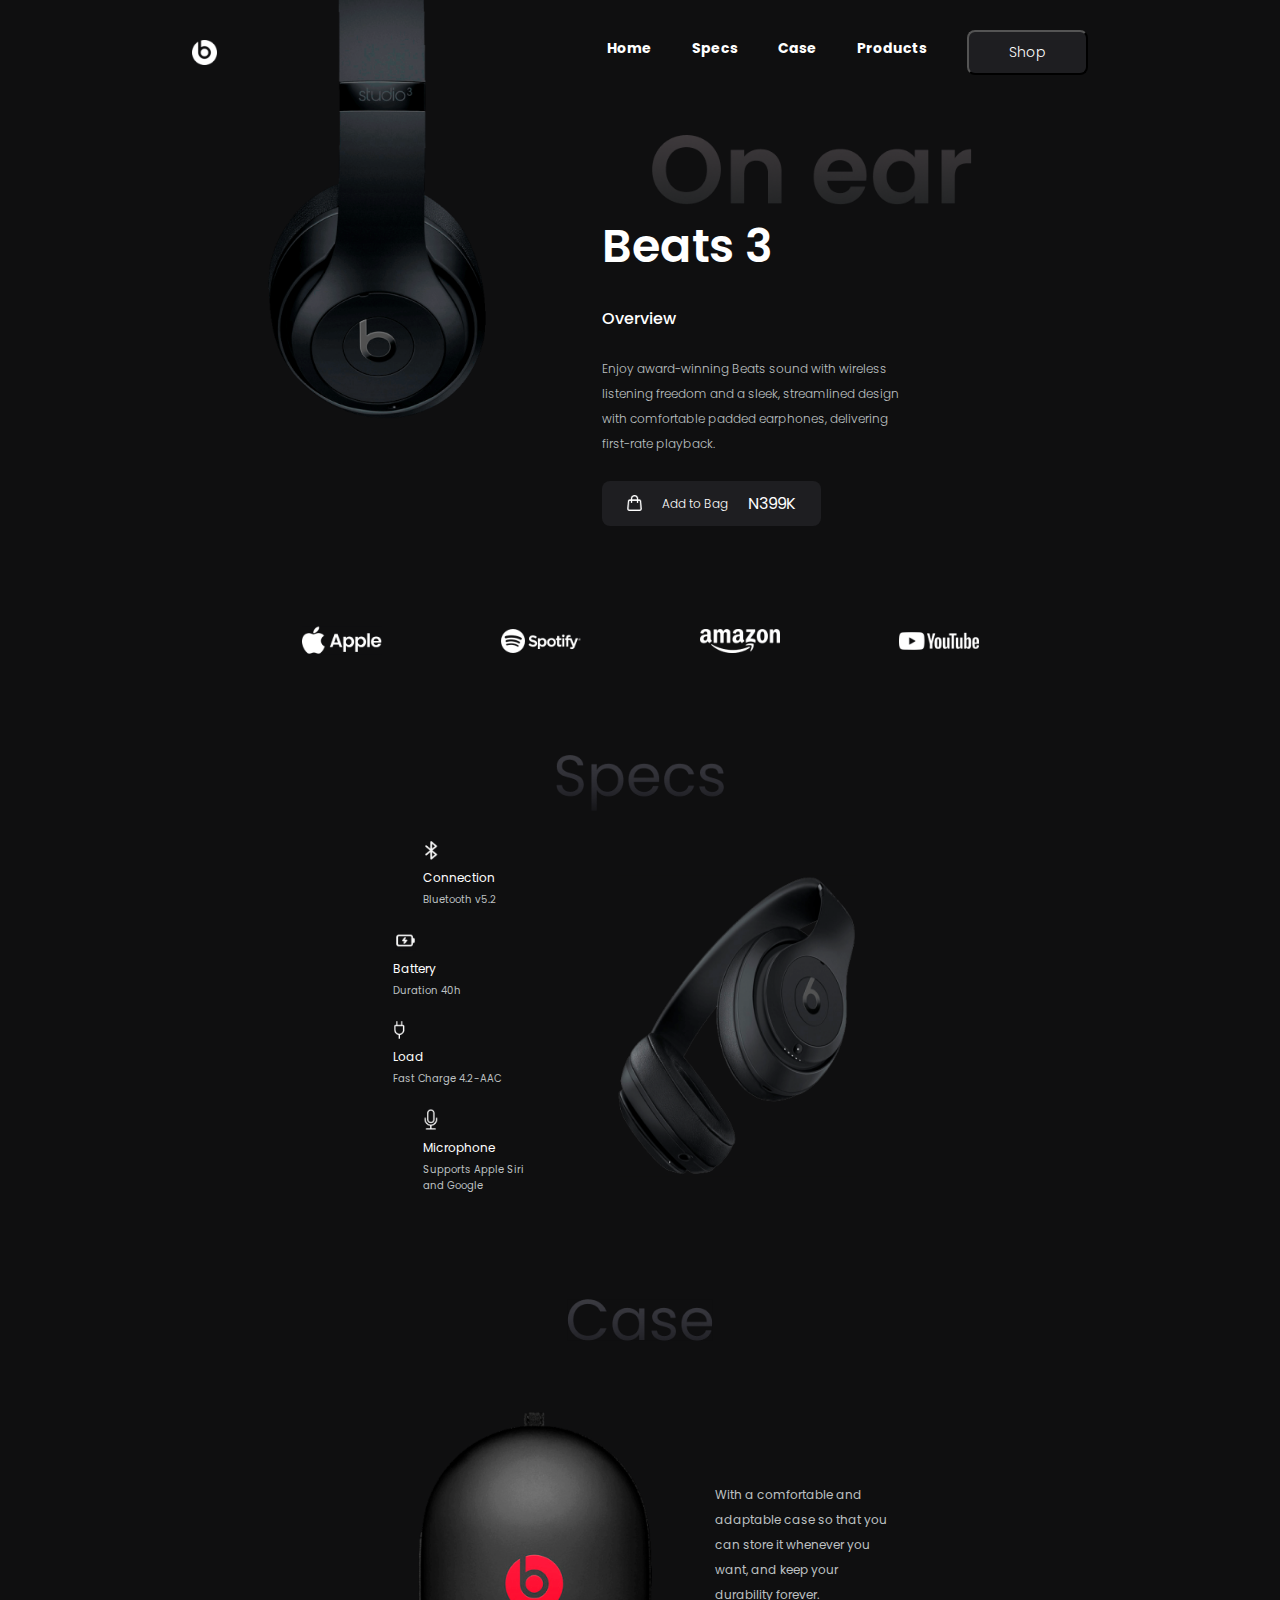
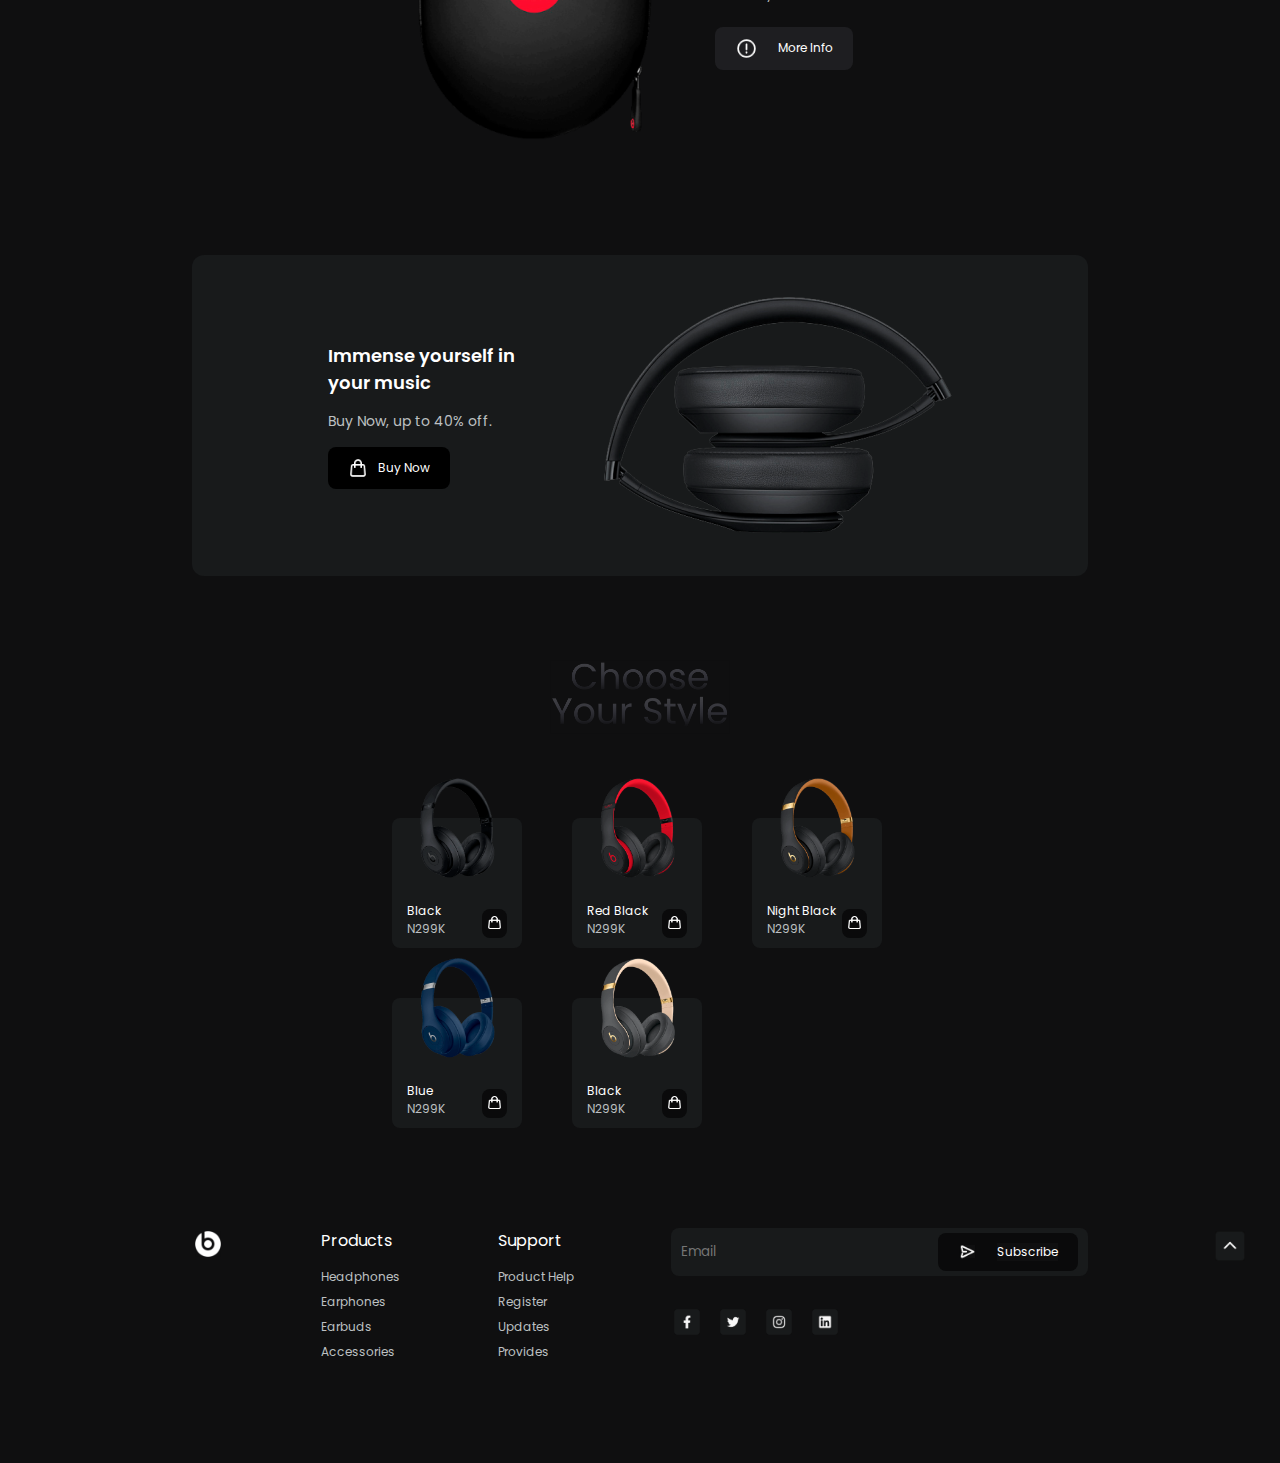
<file: 11 feb assignment/Beats/index.html>
<!DOCTYPE html>
<html lang="en">
  <head>
    <meta charset="UTF-8" />
    <meta http-equiv="X-UA-Compatible" content="IE=edge" />
    <meta name="viewport" content="width=device-width, initial-scale=1.0" />
    <title>Beats Landing Page</title>

    <!-- adding the css file -->
    <link rel="stylesheet" href="./style.css" />

    <!-- adding the poppins font -->
    <link rel="preconnect" href="https://fonts.googleapis.com" />
    <link rel="preconnect" href="https://fonts.gstatic.com" crossorigin />
    <link
      href="https://fonts.googleapis.com/css2?family=Poppins:wght@200;300;400;500;600;700;800;900&display=swap"
      rel="stylesheet"
    />
  </head>

  <body>
    <!-- creating the navigation menu -->
    <nav>
      <img src="./Photos/beatsLogo.png" alt="logo" />

      <div class="nav-right-section">
        <ul>
          <li><a href="#">Home</a></li>
          <li><a href="#">Specs</a></li>
          <li><a href="#">Case</a></li>
          <li><a href="#">Products</a></li>
        </ul>
        <button>Shop</button>
      </div>
    </nav>

    <!-- creating the main landing page -->
    <main>
      <img class="mainImg" src="./Photos/mainImage.png" alt="main image" />
      <div class="main">
        <img class="onEarImg" src="./Photos/onEar.png" alt="on ear logo" />
        <h1>Beats 3</h1>
        <h4>Overview</h4>
        <p>
          Enjoy award-winning Beats sound with wireless listening freedom and a
          sleek, streamlined design with comfortable padded earphones,
          delivering first-rate playback.
        </p>
        <div class="shopping-bag-section">
          <img src="./Icons/shoppingBag.png" alt="shopping bag" />
          <p>Add to Bag</p>
          <span>N399K</span>
        </div>
      </div>
    </main>

    <!-- section for adding social media icons -->
    <section class="social-media-section">
      <img src="./Photos/appleLogo.png" alt="apple logo" />
      <img src="./Photos/spotifyLogo.png" alt="spotify logo" />
      <img src="./Photos/amazonLogo.png" alt="amazon logo" />
      <img src="./Photos/youtubeLogo.png" alt="youtube logo" />
    </section>

    <!-- creating a new specification section -->
    <section class="specification">
      <!-- adding the specs logo -->
      <img
        class="specification-logo"
        src="./Icons/specsLogo.png"
        alt="specs logo"
      />

      <div class="specification-list">
        <!-- creating a division for holding all the specifications -->
        <div class="specification-list-items">
          <!-- creating a division for each specifications -->
          <div>
            <img src="./Icons/bluetooth.png" alt="bluetooth" />
            <p>Connection</p>
            <p>Bluetooth v5.2</p>
          </div>

          <div>
            <img src="./Icons/battery.png" alt="battery" />
            <p>Battery</p>
            <p>Duration 40h</p>
          </div>

          <div>
            <img src="./Icons/charger.png" alt="charger" />
            <p>Load</p>
            <p>Fast Charge 4.2-AAC</p>
          </div>

          <div>
            <img src="./Icons/mic.png" alt="mic" />
            <p>Microphone</p>
            <p>Supports Apple Siri and Google</p>
          </div>
        </div>

        <!-- adding an image with respect to the specification -->
        <img
          src="./Photos/specsImage.png"
          alt="specification headphone image"
        />
      </div>
    </section>

    <!-- creating a case section -->
    <section class="case">
      <!-- adding the case logo here -->
      <img class="case-logo" src="./Icons/caseLogo.png" alt="case logo" />

      <!-- creating a new division to wrap all case items -->
      <div class="case-item">
        <img
          class="case-item-img"
          src="./Photos/caseImage.png"
          alt="case image"
        />

        <div>
          <p>
            With a comfortable and adaptable case so that you can store it
            whenever you want, and keep your durability forever.
          </p>
          <p>
            <img src="./Icons/group.png" alt="group" />
            More Info
          </p>
        </div>
      </div>
    </section>

    <!-- section to allow user to buy a product -->
    <section class="buy-product">
      <div>
        <h3>Immense yourself in your music</h3>
        <p>Buy Now, up to 40% off.</p>
        <div>
          <img src="./Icons/shoppingBag.png" alt="shopping bag" />
          <p>Buy Now</p>
        </div>
      </div>

      <img src="./Photos/buyNowSectionImage.png" alt="buy now" />
    </section>

    <!-- creating a product section to display the items -->
    <section class="product">
      <!-- adding the choose style logo -->
      <img class="product-logo" src="./Icons/productLogo.png" alt="logo" />

      <!-- creating a new division for adding all the products to showcase to user -->
      <div class="product-items">
        <!-- creating card for product -->
        <div class="product-card">
          <img class="product-img" src="./Photos/black.png" alt="black" />
          <div class="product-info">
            <p>
              Black <br />
              <span>N299K</span>
            </p>

            <div>
              <img src="./Icons/shoppingBag.png" alt="shopping bag" />
            </div>
          </div>
        </div>

        <!-- creating card for product -->
        <div class="product-card">
          <img
            class="product-img"
            src="./Photos/redBlack.png"
            alt="red black"
          />
          <div class="product-info">
            <p>
              Red Black <br />
              <span>N299K</span>
            </p>

            <div>
              <img src="./Icons/shoppingBag.png" alt="shopping bag" />
            </div>
          </div>
        </div>

        <!-- creating card for product -->
        <div class="product-card">
          <img
            class="product-img"
            src="./Photos/nightBlack.png"
            alt="Night Black"
          />
          <div class="product-info">
            <p>
              Night Black <br />
              <span>N299K</span>
            </p>

            <div>
              <img src="./Icons/shoppingBag.png" alt="shopping bag" />
            </div>
          </div>
        </div>

        <!-- creating card for product -->
        <div class="product-card">
          <img class="product-img" src="./Photos/blue.png" alt="blue" />
          <div class="product-info">
            <p>
              Blue <br />
              <span>N299K</span>
            </p>

            <div>
              <img src="./Icons/shoppingBag.png" alt="shopping bag" />
            </div>
          </div>
        </div>

        <!-- creating card for product -->
        <div class="product-card">
          <img
            class="product-img"
            src="./Photos/twilightGray.png"
            alt="twilight"
          />
          <div class="product-info">
            <p>
              Black <br />
              <span>N299K</span>
            </p>

            <div>
              <img src="./Icons/shoppingBag.png" alt="shopping bag" />
            </div>
          </div>
        </div>
      </div>
    </section>

    <!-- designing the footer area of the website -->
    <footer>
      <img class="footer-logo" src="./Photos/beatsLogo.png" alt="logo" />

      <!-- creating the product navigation menu -->
      <ul>
        <li><a href="#">Products</a></li>
        <li><a href="#">Headphones</a></li>
        <li><a href="#">Earphones</a></li>
        <li><a href="#">Earbuds</a></li>
        <li><a href="#">Accessories</a></li>
      </ul>

      <!-- creating the support navigation menu -->
      <ul>
        <li><a href="#">Support</a></li>
        <li><a href="#">Product Help</a></li>
        <li><a href="#">Register</a></li>
        <li><a href="#">Updates</a></li>
        <li><a href="#">Provides</a></li>
      </ul>

      <!-- adding subscribe and social media icon buttons -->
      <div class="footer-subscription">
        <!-- adding the division for subscribe -->
        <div>
          <input type="email" placeholder="Email" />
          <div class="subscribe-button">
            <img src="./Icons/rightArrow.png" alt="rightArrow" />
            <p>Subscribe</p>
          </div>
        </div>

        <!-- social media icons -->
        <div>
          <img src="./Icons/facebook.png" alt="facebook" />
          <img src="./Icons/twitter.png" alt="twitter" />
          <img src="./Icons/instagram.png" alt="instagram" />
          <img src="./Icons/linkedin.png" alt="linkedin" />
        </div>
      </div>

      <!-- adding top arrow for icon for moving the page to top -->
      <img class="arrow-up" src="./Icons/upArrow.png" alt="upArrow" />
    </footer>
  </body>
</html>
</file>
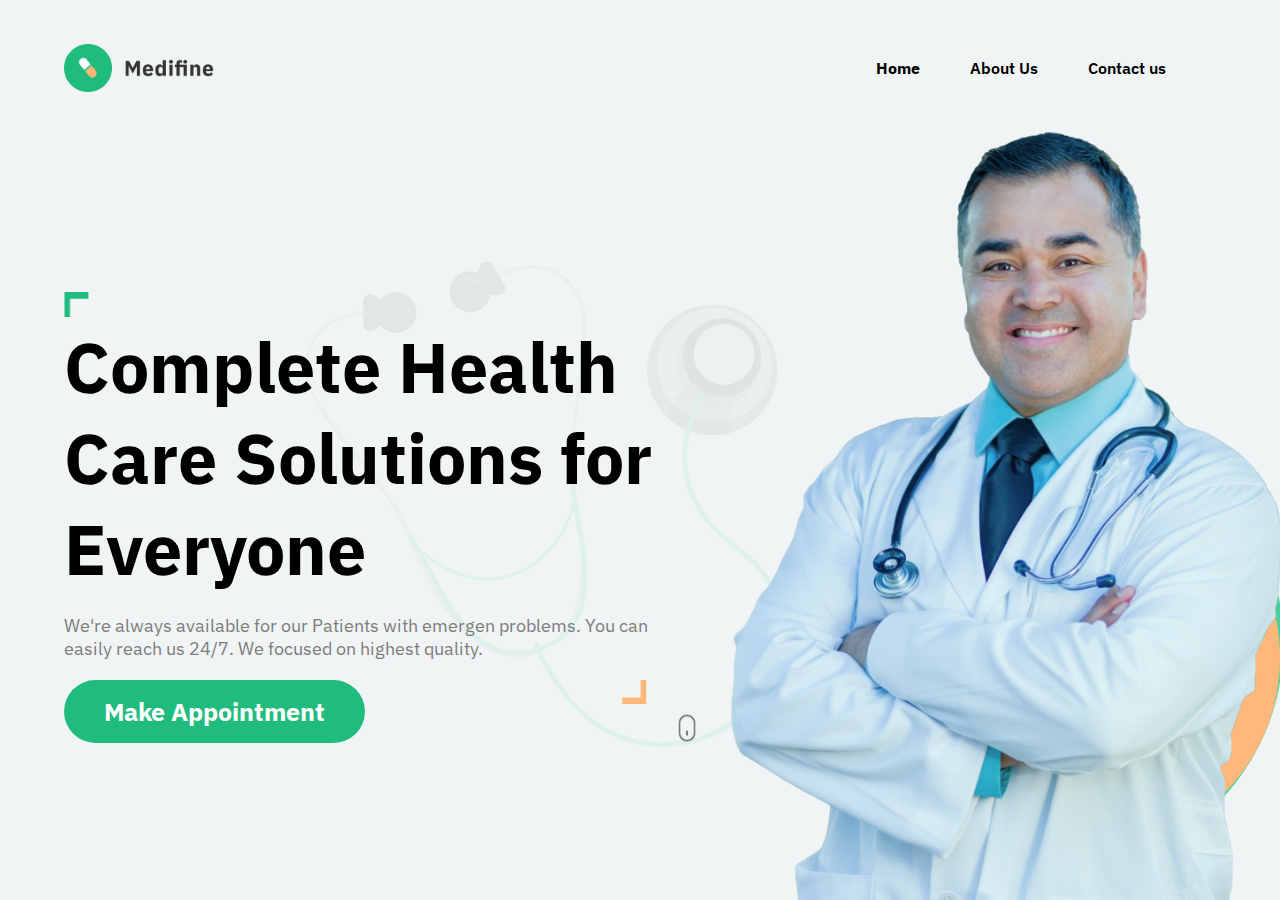
<file: 11 feb assignment/Multi-page Website/index.html>
<!DOCTYPE html>
<html lang="en">
  <head>
    <meta charset="UTF-8" />
    <meta http-equiv="X-UA-Compatible" content="IE=edge" />
    <meta name="viewport" content="width=device-width, initial-scale=1.0" />
    <title>Hospital Page</title>

    <link rel="preconnect" href="https://fonts.googleapis.com" />
    <link rel="preconnect" href="https://fonts.gstatic.com" crossorigin />
    <link
      href="https://fonts.googleapis.com/css2?family=IBM+Plex+Sans:wght@200;300;400;500;600;700&family=Poppins:wght@200;300;400;500;600;700;800;900&display=swap"
      rel="stylesheet"
    />

    
    <link rel="stylesheet" href="./style.css" />
  </head>

  <body>
    <nav>
      <img src="./images/logo.png" alt="logo" />
      <a href="/"></a>
      <ul>
        <li><a href="/">Home</a></li>
        <li><a href="./about/about.html">About Us</a></li>
        <li><a href="./contact/contact.html">Contact us</a></li>
      </ul>
    </nav>

   
    <main>
      
      <section class="leftSection">
        <img class="topAngle" src="./images/topAngle.png" alt="topAngle" />
        <h1>Complete Health Care Solutions for Everyone</h1>
        <p>
          We're always available for our Patients with emergen problems. You can
          easily reach us 24/7. We focused on highest quality.
        </p>
        <img
          class="bottomAngle"
          src="./images/bottomAngle.png"
          alt="bottomAngle"
        />
        <img
          class="stethoscope"
          src="./images/stethoscope.png"
          alt="stethoscope"
        />
        <button>Make Appointment</button>
        <img class="mouse" src="./images/mouse.png" alt="mouse" />
      </section>

     
      <section class="rightSection">
        <img class="greenBox" src="./images/greenBox.png" alt="greenBox" />
        <img class="yellowBox" src="./images/yellowBox.png" alt="yellowBox" />
        <img class="doctor" src="./images/doctor.png" alt="doctor" />
      </section>
    </main>
  </body>
</html>
</file>
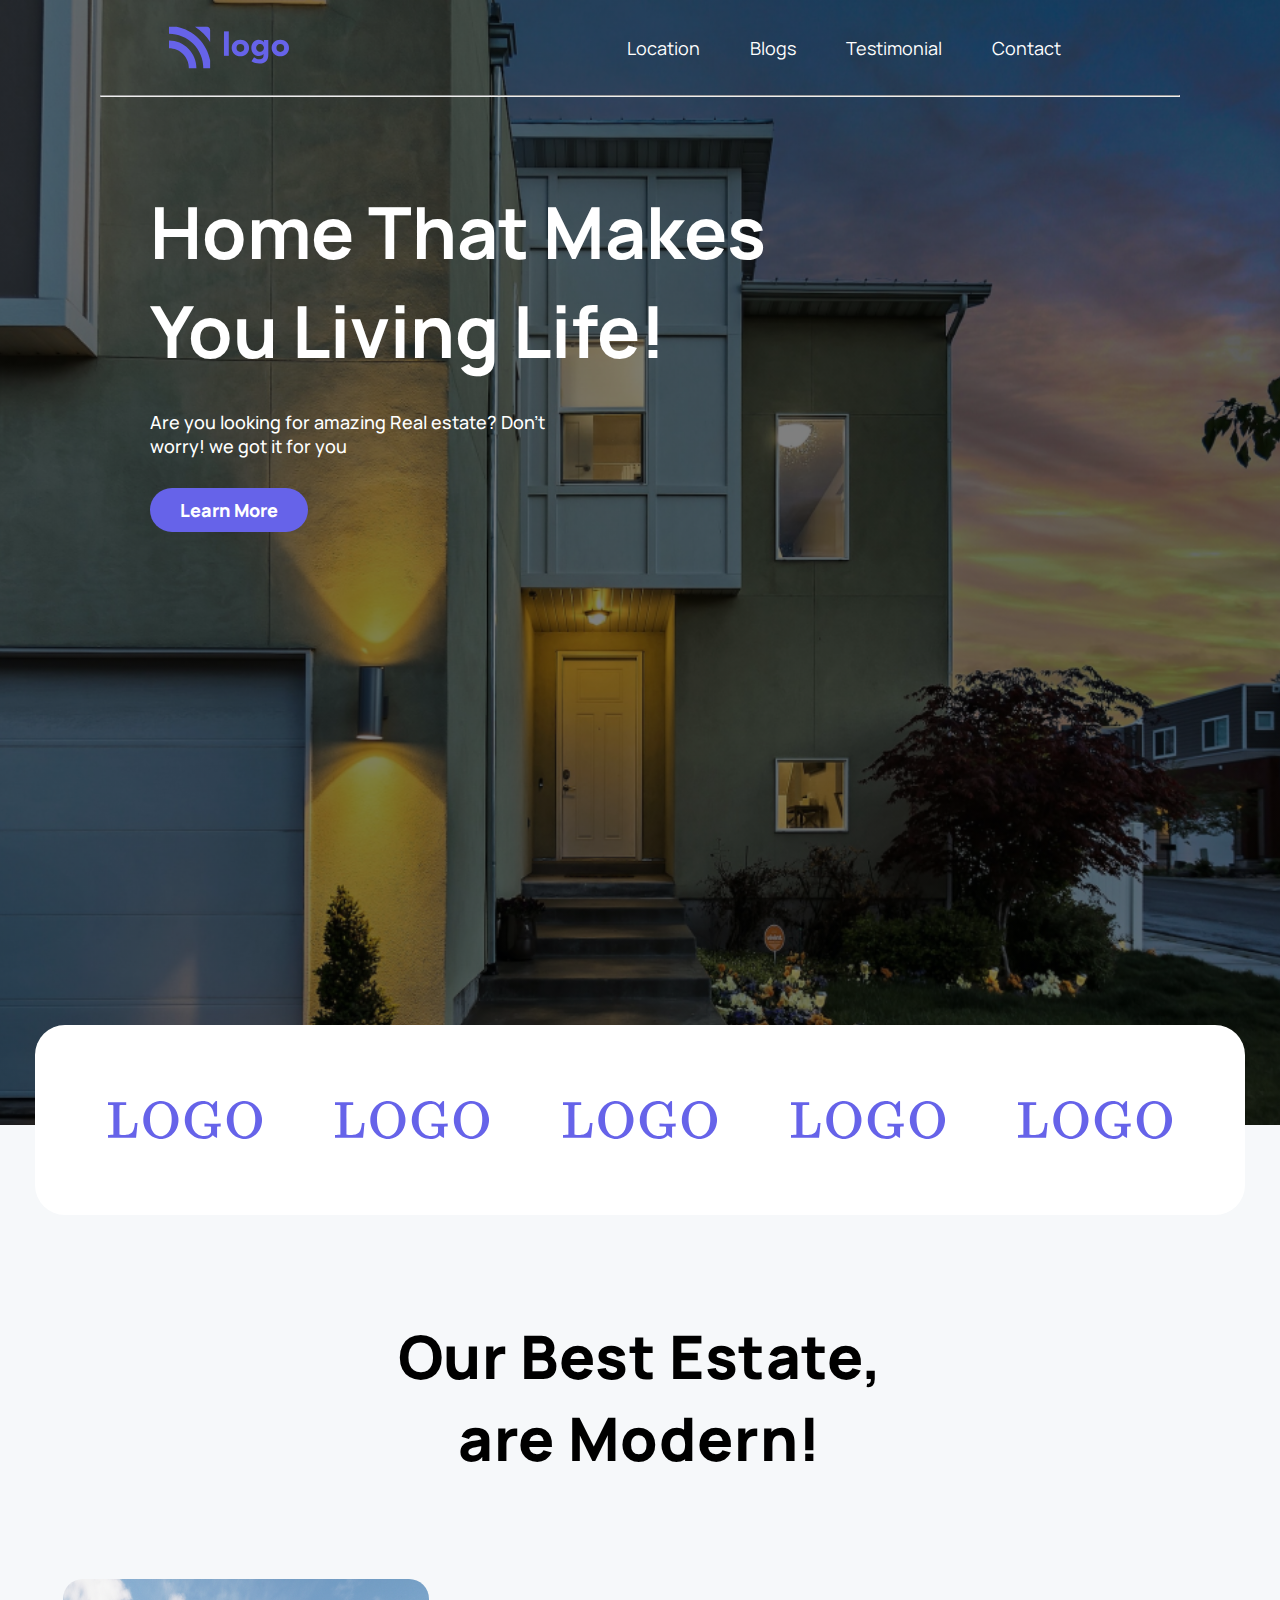
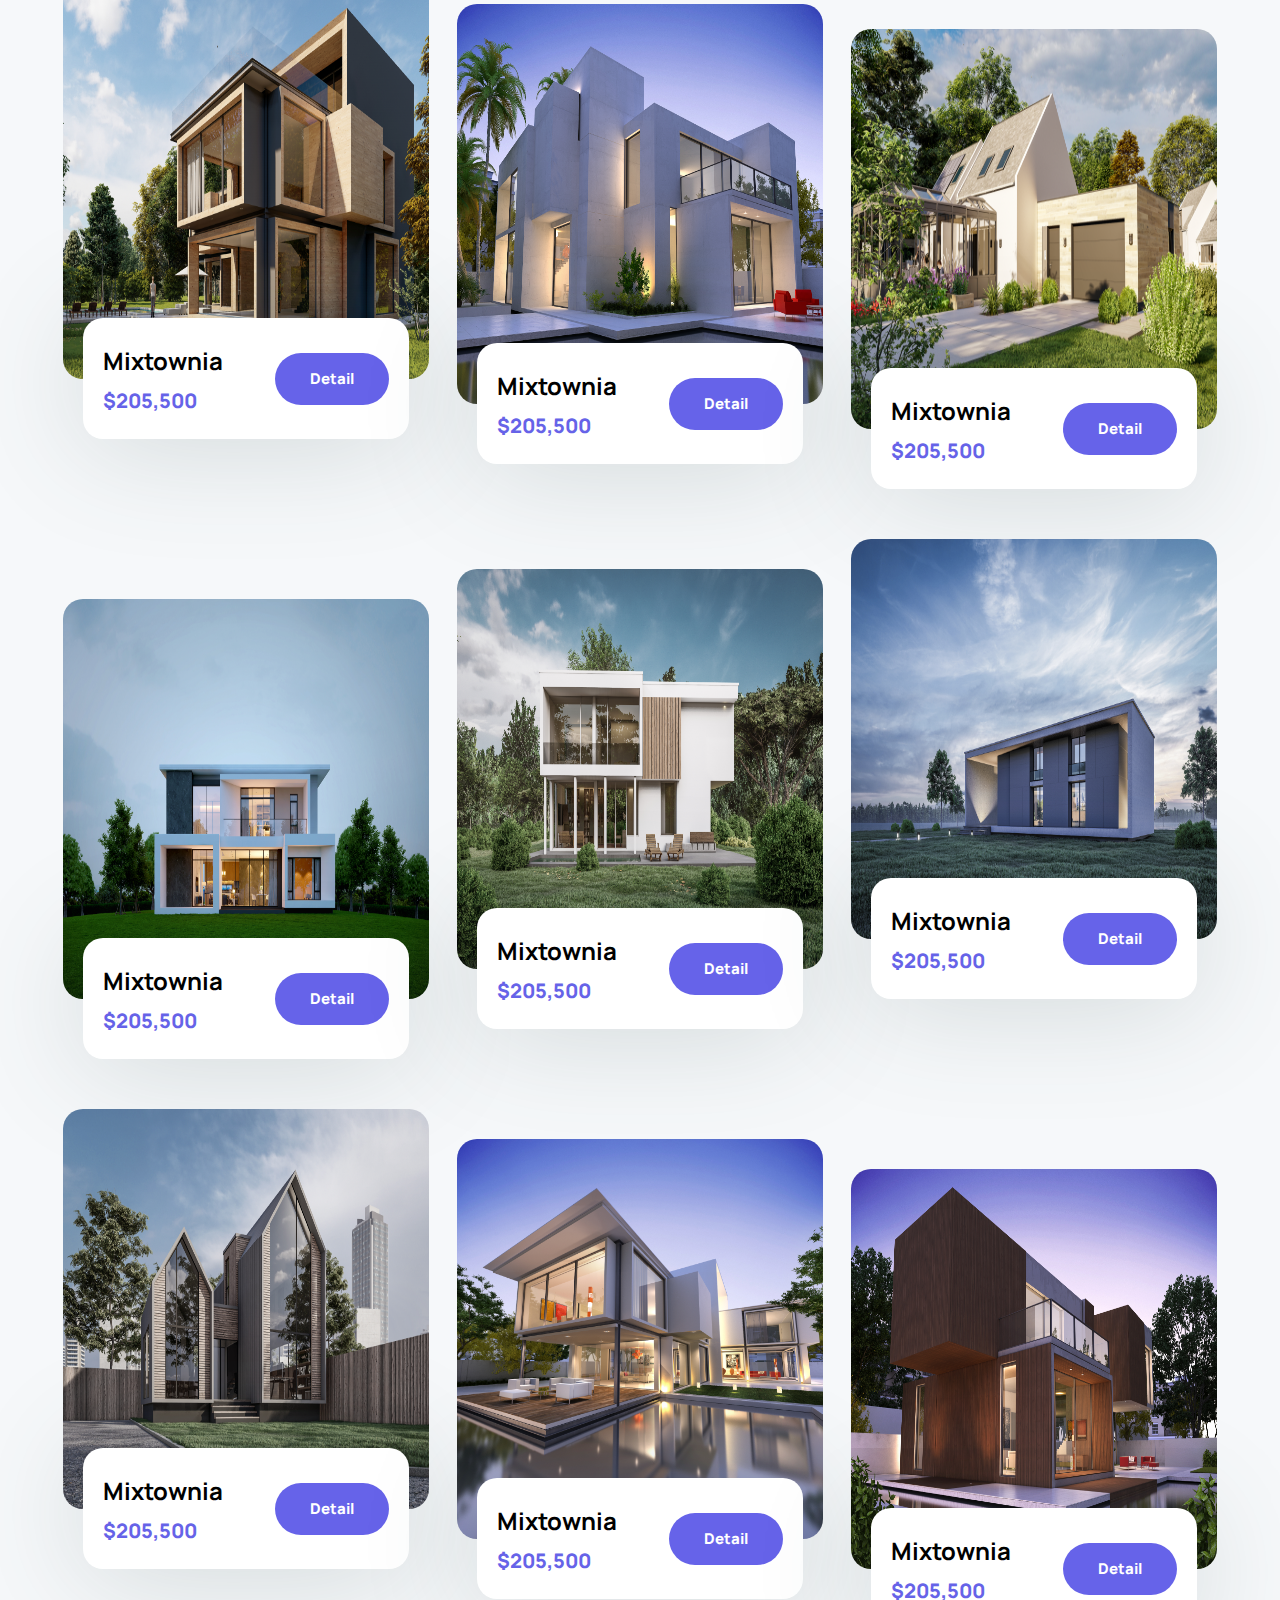
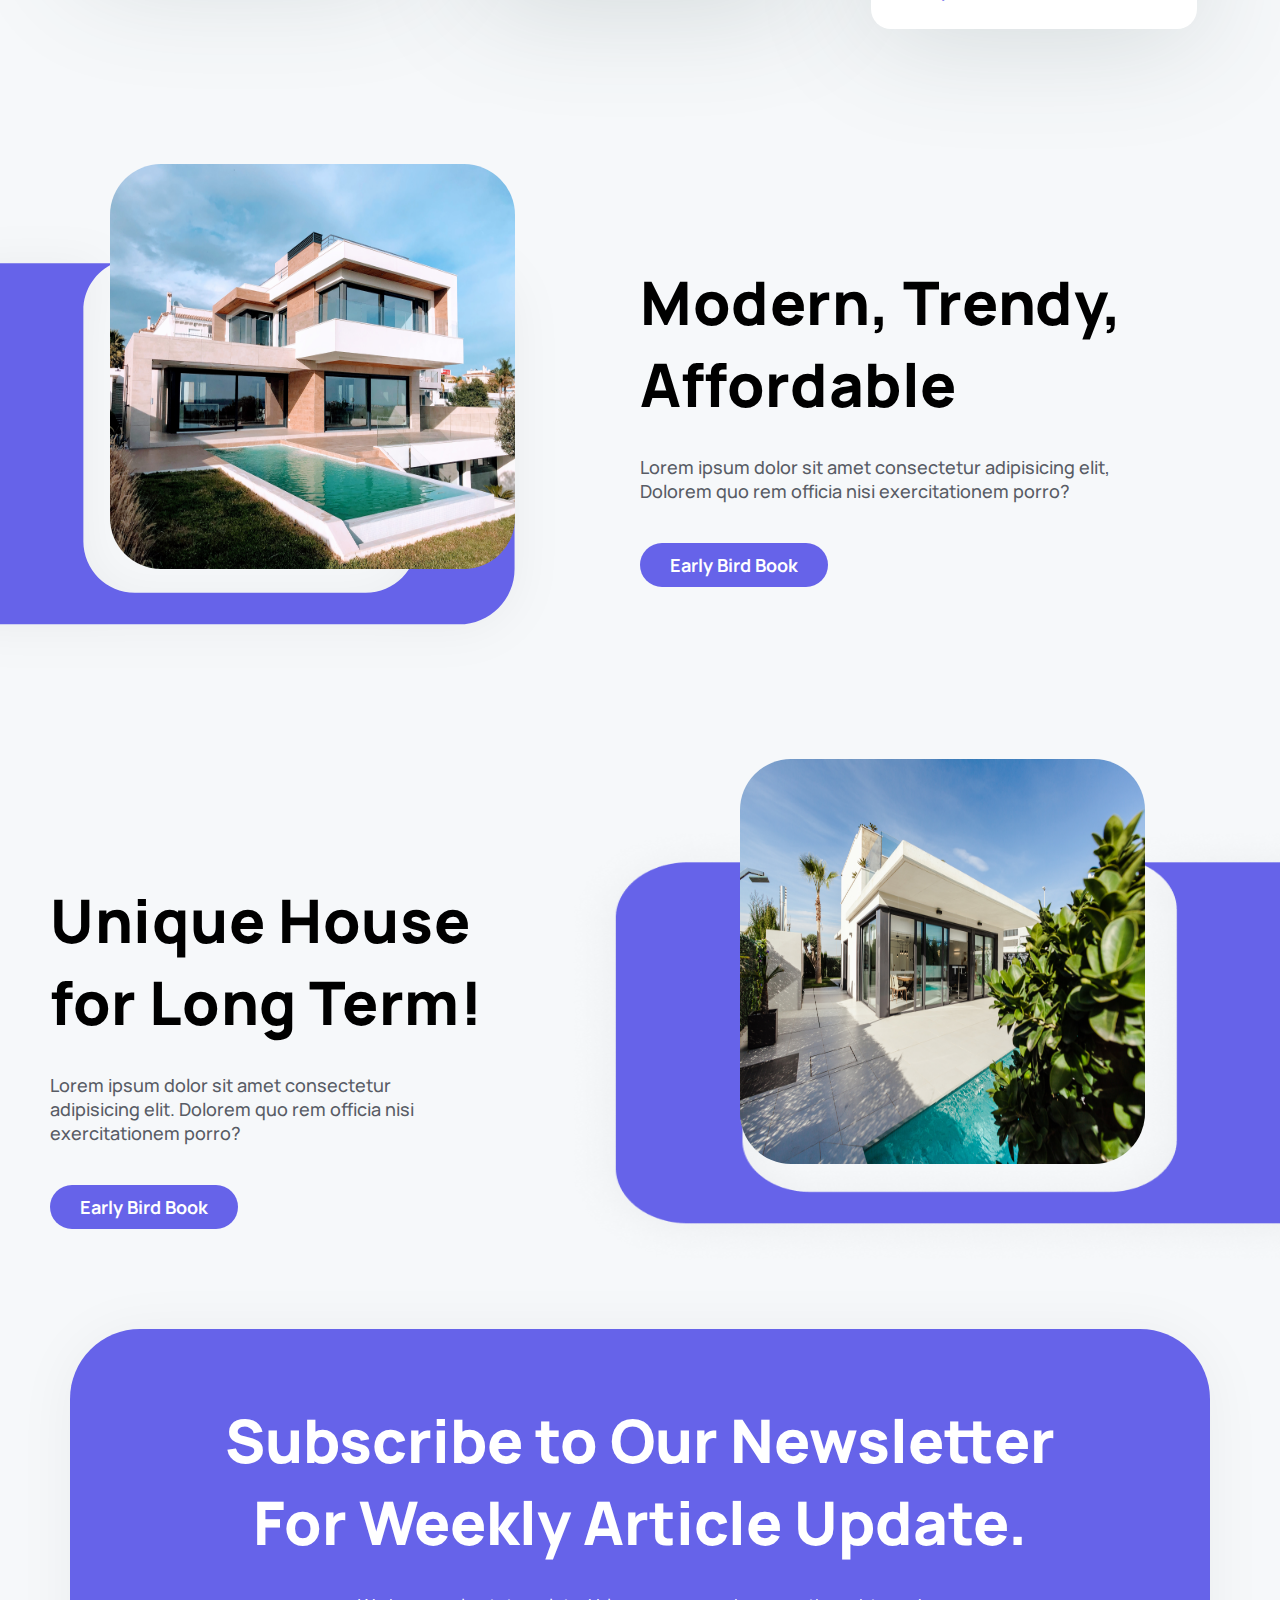
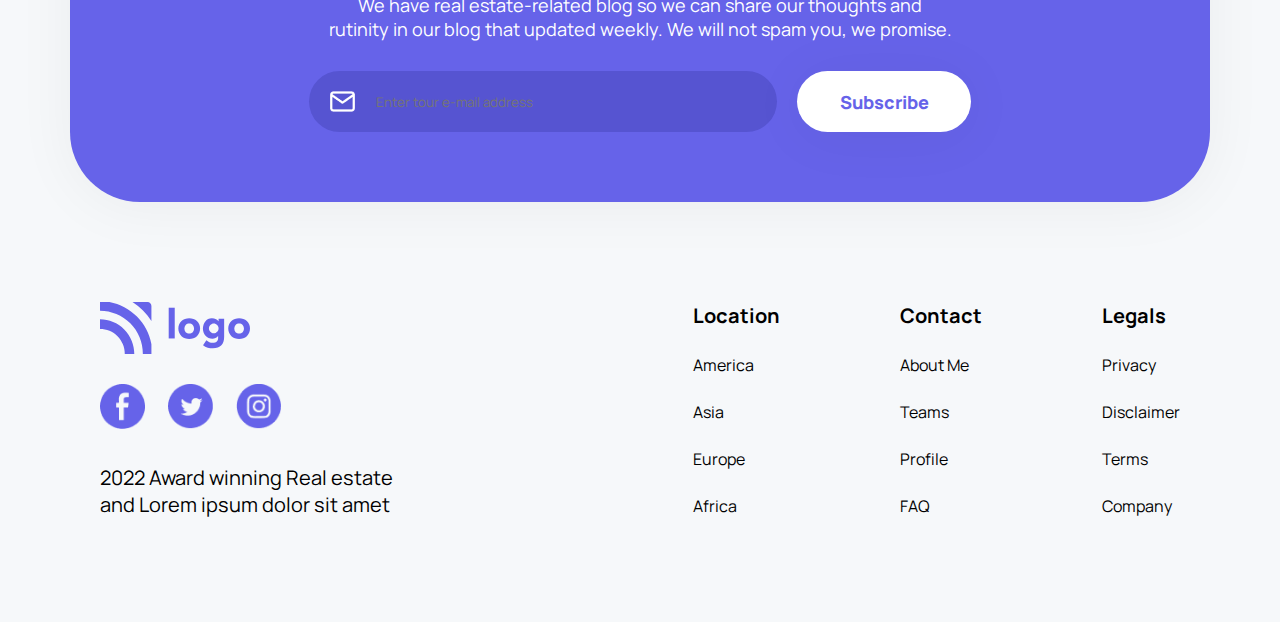
<file: 11 feb assignment/Real Estate/index.html>
<!DOCTYPE html>
<html lang="en">
  <head>
    <meta charset="UTF-8" />
    <meta http-equiv="X-UA-Compatible" content="IE=edge" />
    <meta name="viewport" content="width=device-width, initial-scale=1.0" />
    <title>Real State</title>

    <!-- adding the font family -->
    <link rel="preconnect" href="https://fonts.googleapis.com" />
    <link rel="preconnect" href="https://fonts.gstatic.com" crossorigin />
    <link
      href="https://fonts.googleapis.com/css2?family=Manrope:wght@200;300;400;500;600;700;800&display=swap"
      rel="stylesheet"
    />

    <link rel="stylesheet" href="./style.css" />
  </head>

  <body>
    <header>
      <!-- navbar -->
      <nav>
        <img src="./Icons/Logo.svg" alt="logo image" />
        <!-- nav links -->
        <ul>
          <li><a href="#">Location</a></li>
          <li><a href="#">Blogs</a></li>
          <li><a href="#">Testimonial</a></li>
          <li><a href="#">Contact</a></li>
        </ul>
      </nav>
      <hr />

      <div>
        <h1>Home That Makes <br />You Living Life!</h1>
        <p>
          Are you looking for amazing Real estate? Don't worry! we got it for
          you
        </p>
        <button>Learn More</button>
      </div>
    </header>

    <!-- multiple logos section -->
    <section class="my-logos">
      <img src="./Icons/logoName.svg" alt="named logo" />
      <img src="./Icons/logoName.svg" alt="named logo" />
      <img src="./Icons/logoName.svg" alt="named logo" />
      <img src="./Icons/logoName.svg" alt="named logo" />
      <img src="./Icons/logoName.svg" alt="named logo" />
    </section>

    <!-- section for displaying all our real state properties in a card -->
    <section class="cards-wrapper-section">
      <h1>Our Best Estate, <br />are Modern!</h1>

      <!-- creating a main div to wrap all the cards -->
      <div class="cards-wrapper">
        <!-- creating estate property card -->
        <div class="card">
          <img src="./Photos/cardImage1.png" alt="cardImage1" />
          <!-- for displaying the property details -->
          <div class="card-box">
            <!-- displaying the price and property name -->
            <div>
              <h3>Mixtownia</h3>
              <p>$205,500</p>
            </div>
            <!-- button for more details -->
            <button>Detail</button>
          </div>
        </div>

        <!-- creating estate property card -->
        <div class="card">
          <img src="./Photos/cardImage2.png" alt="cardImage2" />
          <!-- for displaying the property details -->
          <div class="card-box">
            <!-- displaying the price and property name -->
            <div>
              <h3>Mixtownia</h3>
              <p>$205,500</p>
            </div>
            <!-- button for more details -->
            <button>Detail</button>
          </div>
        </div>

        <!-- creating estate property card -->
        <div class="card">
          <img src="./Photos/cardImage3.png" alt="cardImage3" />
          <!-- for displaying the property details -->
          <div class="card-box">
            <!-- displaying the price and property name -->
            <div>
              <h3>Mixtownia</h3>
              <p>$205,500</p>
            </div>
            <!-- button for more details -->
            <button>Detail</button>
          </div>
        </div>

        <!-- creating estate property card -->
        <div class="card">
          <img src="./Photos/cardImage4.png" alt="cardImage4" />
          <!-- for displaying the property details -->
          <div class="card-box">
            <!-- displaying the price and property name -->
            <div>
              <h3>Mixtownia</h3>
              <p>$205,500</p>
            </div>
            <!-- button for more details -->
            <button>Detail</button>
          </div>
        </div>

        <!-- creating estate property card -->
        <div class="card">
          <img src="./Photos/cardImage5.png" alt="cardImage5" />
          <!-- for displaying the property details -->
          <div class="card-box">
            <!-- displaying the price and property name -->
            <div>
              <h3>Mixtownia</h3>
              <p>$205,500</p>
            </div>
            <!-- button for more details -->
            <button>Detail</button>
          </div>
        </div>

        <!-- creating estate property card -->
        <div class="card">
          <img src="./Photos/cardImage6.png" alt="cardImage6" />
          <!-- for displaying the property details -->
          <div class="card-box">
            <!-- displaying the price and property name -->
            <div>
              <h3>Mixtownia</h3>
              <p>$205,500</p>
            </div>
            <!-- button for more details -->
            <button>Detail</button>
          </div>
        </div>

        <!-- creating estate property card -->
        <div class="card">
          <img src="./Photos/cardImage7.png" alt="cardImage7" />
          <!-- for displaying the property details -->
          <div class="card-box">
            <!-- displaying the price and property name -->
            <div>
              <h3>Mixtownia</h3>
              <p>$205,500</p>
            </div>
            <!-- button for more details -->
            <button>Detail</button>
          </div>
        </div>

        <!-- creating estate property card -->
        <div class="card">
          <img src="./Photos/cardImage8.png" alt="cardImage8" />
          <!-- for displaying the property details -->
          <div class="card-box">
            <!-- displaying the price and property name -->
            <div>
              <h3>Mixtownia</h3>
              <p>$205,500</p>
            </div>
            <!-- button for more details -->
            <button>Detail</button>
          </div>
        </div>

        <!-- creating estate property card -->
        <div class="card">
          <img src="./Photos/cardImage9.png" alt="cardImage9" />
          <!-- for displaying the property details -->
          <div class="card-box">
            <!-- displaying the price and property name -->
            <div>
              <h3>Mixtownia</h3>
              <p>$205,500</p>
            </div>
            <!-- button for more details -->
            <button>Detail</button>
          </div>
        </div>
      </div>
    </section>

    <!-- section for displaying first feature -->
    <section class="features-section first-feature-section">
      <!-- for displaying the images -->
      <div>
        <img src="./Icons/featureImageBg1.svg" alt="image background" />
        <img src="./Photos/featuresImage1.png" alt="feature image 1" />
      </div>

      <!-- for displaying the written content -->
      <div>
        <h1>Modern, Trendy, Affordable</h1>
        <p>
          Lorem ipsum dolor sit amet consectetur adipisicing elit, Dolorem quo
          rem officia nisi exercitationem porro?
        </p>
        <button>Early Bird Book</button>
      </div>
    </section>

    <!-- section for displaying second feature -->
    <section class="features-section second-feature-section">
      <!-- for displaying the written content -->
      <div>
        <h1>Unique House for Long Term!</h1>
        <p>
          Lorem ipsum dolor sit amet consectetur adipisicing elit. Dolorem quo
          rem officia nisi exercitationem porro?
        </p>
        <button>Early Bird Book</button>
      </div>

      <!-- for displaying the images -->
      <div>
        <img src="./Icons/featureImageBg2.png" alt="image background" />
        <img src="./Photos/featuresImage2.png" alt="feature image 2" />
      </div>
    </section>

    <!-- section for creating the newsletter -->
    <section class="newsletter">
      <h1>Subscribe to Our Newsletter <br> For Weekly Article Update.</h1>
      <p>
        We have real estate-related blog so we can share our thoughts and
        rutinity in our blog that updated weekly. We will not spam you, we
        promise.
      </p>

      <!-- for taking user email -->
      <form>
        <div>
          <img src="./Icons/mail.png" alt="mail">
          <input type="text" placeholder="Enter tour e-mail address"/>
        </div>
        <button>Subscribe</button>
      </form>
    </section>

    <!-- creating the footer area -->
    <footer>
      <div>
        <img src="./Icons/Logo.svg" alt="logo" />
        <!-- for social media icons -->
        <div>
          <img src="./Icons/facebook.png" alt="facebook icon" />
          <img src="./Icons/twitter.png" alt="twitter icon" />
          <img src="./Icons/instagram.png" alt="instagram icon" />
        </div>
        <p>2022 Award winning Real estate and Lorem ipsum dolor sit amet</p>
      </div>

      <!-- for all different pages links -->
      <div class="footer-links">
        <div class="footer-links-content">
          <ul>
            <li><a href="#">Location</a></li>
            <li><a href="#">America</a></li>
            <li><a href="#">Asia</a></li>
            <li><a href="#">Europe</a></li>
            <li><a href="#">Africa</a></li>
          </ul>
        </div>

        <div class="footer-links-content">
          <ul>
            <li><a href="#">Contact</a></li>
            <li><a href="#">About Me</a></li>
            <li><a href="#">Teams</a></li>
            <li><a href="#">Profile</a></li>
            <li><a href="#">FAQ</a></li>
          </ul>
        </div>

        <div class="footer-links-content">
          <ul>
            <li><a href="#">Legals</a></li>
            <li><a href="#">Privacy</a></li>
            <li><a href="#">Disclaimer</a></li>
            <li><a href="#">Terms</a></li>
            <li><a href="#">Company</a></li>
          </ul>
        </div>
      </div>
    </footer>
  </body>
</html>
</file>
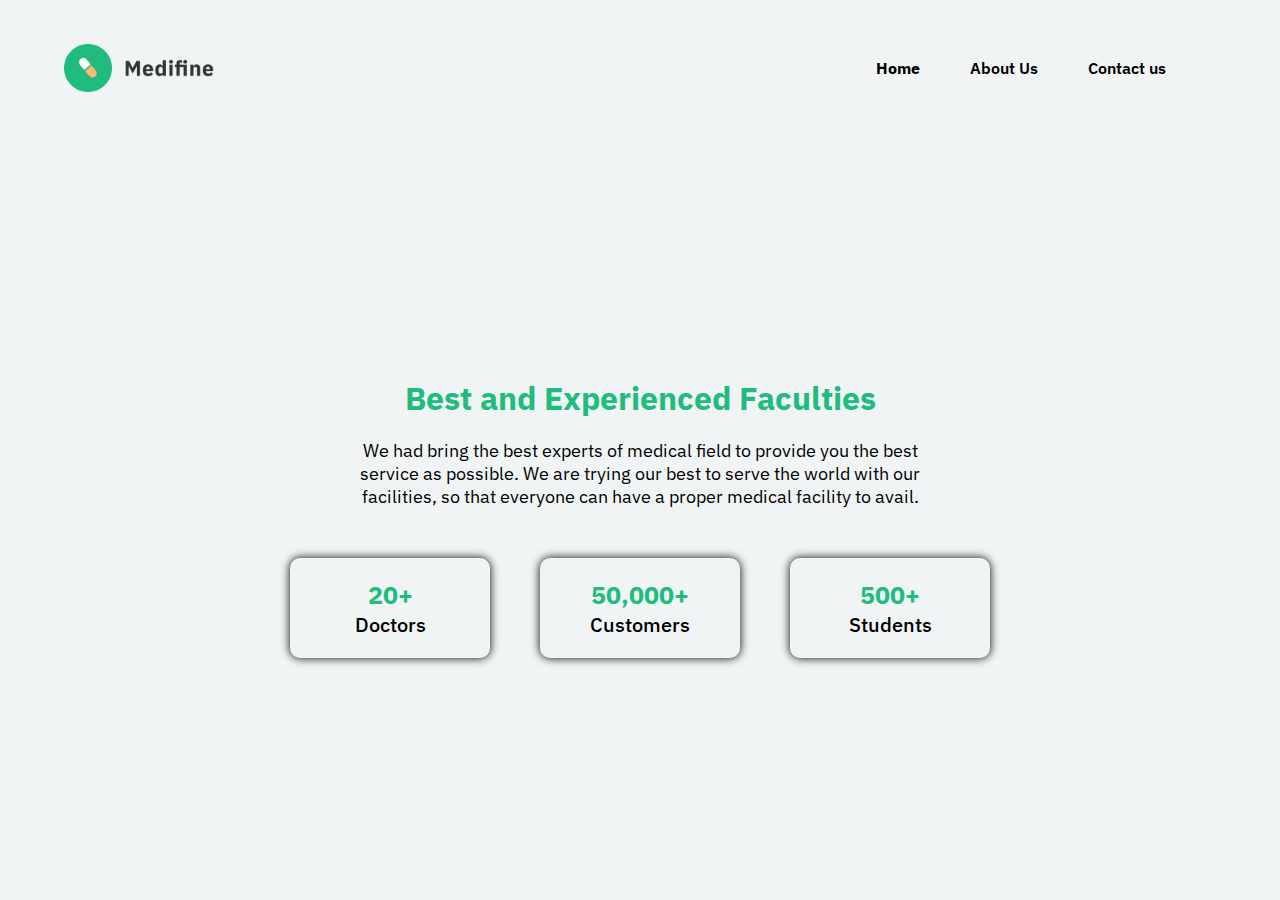
<file: 11 feb assignment/Multi-page Website/about/about.html>
<!DOCTYPE html>
<html lang="en">
  <head>
    <meta charset="UTF-8" />
    <meta http-equiv="X-UA-Compatible" content="IE=edge" />
    <meta name="viewport" content="width=device-width, initial-scale=1.0" />
    <title>Hospital Page</title>

    
    <link rel="preconnect" href="https://fonts.googleapis.com" />
    <link rel="preconnect" href="https://fonts.gstatic.com" crossorigin />
    <link
      href="https://fonts.googleapis.com/css2?family=IBM+Plex+Sans:wght@200;300;400;500;600;700&family=Poppins:wght@200;300;400;500;600;700;800;900&display=swap"
      rel="stylesheet"
    />

    
    <link rel="stylesheet" href="./about.css" />
  </head>

  <body>
  
    <nav>
      <img src="../images/logo.png" alt="logo" />
      <a href="/"></a>
      <ul>
        <li><a href="/">Home</a></li>
        <li><a href="/about/about.html">About Us</a></li>
        <li><a href="/contact/contact.html">Contact us</a></li>
      </ul>
    </nav>

   
    <main>
      
      <div class="hospitalDescription">
        <h1>Best and Experienced Faculties</h1>
        <p>
          We had bring the best experts of medical field to provide you the best
          service as possible. We are trying our best to serve the world with
          our facilities, so that everyone can have a proper medical facility to
          avail.
        </p>
      </div>

  
      <div class="achievement">
        <div class="achievementCard">
          <span>20+</span>
          <p>Doctors</p>
        </div>

        <div class="achievementCard">
          <span>50,000+</span>
          <p>Customers</p>
        </div>

        <div class="achievementCard">
          <span>500+</span>
          <p>Students</p>
        </div>
      </div>
    </main>
  </body>
</html>
</file>
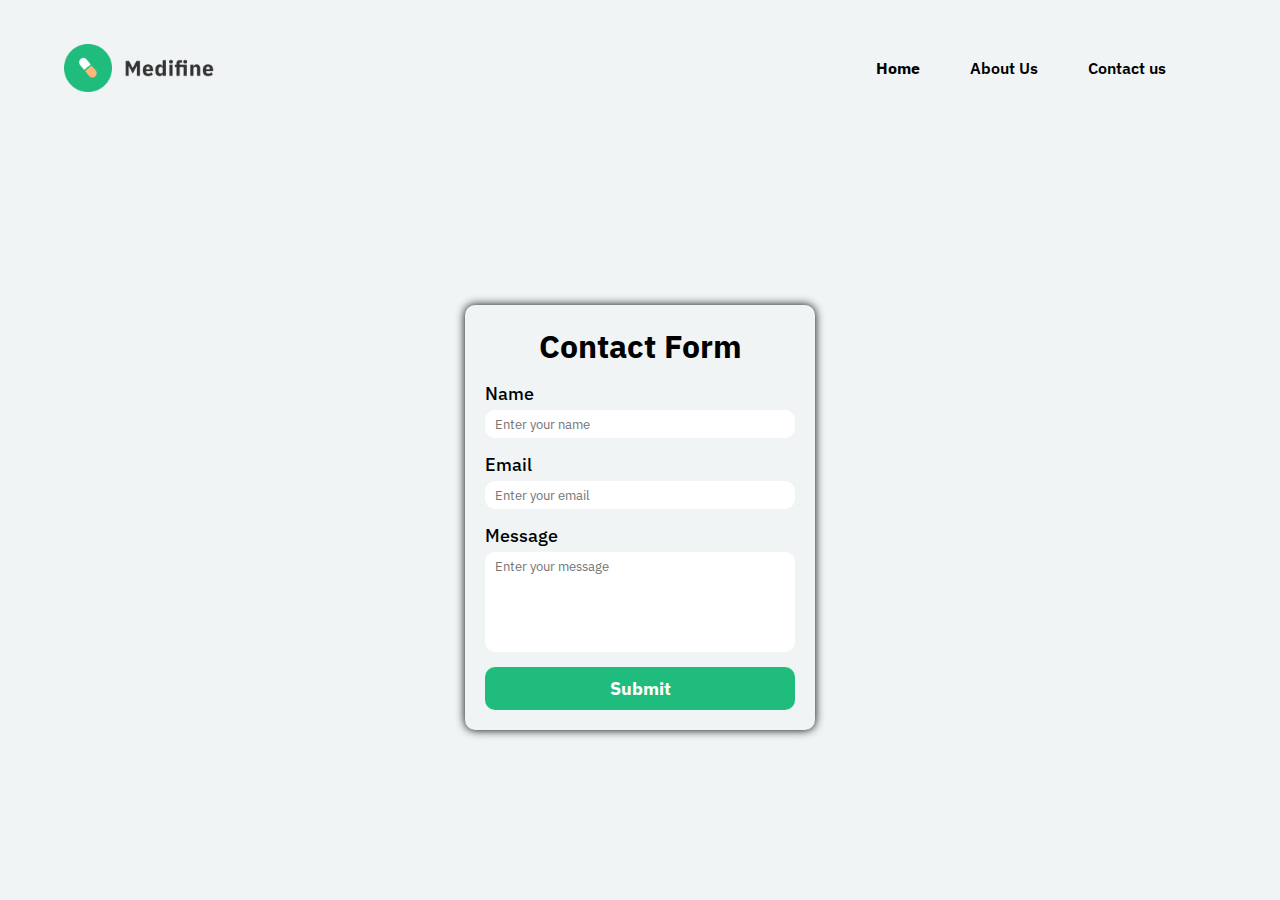
<file: 11 feb assignment/Multi-page Website/contact/contact.html>
<!DOCTYPE html>
<html lang="en">
  <head>
    <meta charset="UTF-8" />
    <meta http-equiv="X-UA-Compatible" content="IE=edge" />
    <meta name="viewport" content="width=device-width, initial-scale=1.0" />
    <title>Hospital Page</title>

    <!-- adding the google font -->
    <link rel="preconnect" href="https://fonts.googleapis.com" />
    <link rel="preconnect" href="https://fonts.gstatic.com" crossorigin />
    <link
      href="https://fonts.googleapis.com/css2?family=IBM+Plex+Sans:wght@200;300;400;500;600;700&family=Poppins:wght@200;300;400;500;600;700;800;900&display=swap"
      rel="stylesheet"
    />

    <!-- adding the css file -->
    <link rel="stylesheet" href="./contact.css" />
  </head>

  <body>
    <!-- creating the navigation menu -->
    <nav>
        <img src="../images/logo.png" alt="logo" />
        <a href="/"></a>
        <ul>
          <li><a href="/">Home</a></li>
          <li><a href="/about/about.html">About Us</a></li>
          <li><a href="/contact/contact.html">Contact us</a></li>
        </ul>
      </nav>

      <!-- creating the main section -->
      <main>
        <!-- creating the contact form -->
        <form>
          <h1>Contact Form</h1>

          <div>
            <label>Name</label>
            <input type="text" placeholder="Enter your name">
          </div>

          <div>
            <label>Email</label>
            <input type="text" placeholder="Enter your email">
          </div>

          <div>
            <label>Message</label>
            <textarea placeholder="Enter your message"></textarea>
          </div>

          <button>Submit</button>
        </form>
      </main>
  </body>
</html>
</file>
<file: 11 feb assignment/Beats/style.css>
* {
    margin: 0;
    padding: 0;
    outline: 0;
    box-sizing: border-box;
    background: #0f0f10;
    font-family: "Poppins", sans-serif;
    color: #ffffff;
  }
  
  /* removing the default css of a tags */
  a {
    text-decoration: none;
  }
  
  /* removing the default css of li tags */
  li {
    list-style: none;
  }
  
  body {
    margin: 0 15vw;
  }
  
  /* designing the navigation menu */
  nav {
    display: flex;
    width: 100%;
    align-items: center;
    justify-content: space-between;
    padding: 30px 0;
  }
  
  nav img {
    width: 25px;
    height: 25px;
  }
  
  nav ul {
    display: flex;
  }
  
  nav ul li {
    margin-right: 40px;
  }
  
  nav ul li a {
    font-weight: 700;
    font-size: 14px;
    color: white;
  }
  
  nav ul li:first-child a{
    font-weight: 700;
    font-size: 14px;
  }
  
  .nav-right-section {
    display: flex;
    align-items: center;
  }
  
  .nav-right-section button {
    background: #1e1e21;
    border-radius: 8px;
    font-weight: 300;
    font-size: 14px;
    padding: 10px 40px;
  }
  
  /* designing the main section */
  main {
    display: flex;
    align-items: flex-start;
    margin-top: 30px;
    position: relative;
  }
  
  .mainImg {
    width: 230px;
    position: relative;
    top: -250px;
    left: 70px;
  }
  
  .main {
    margin-left: 180px;
  }
  
  .onEarImg {
    width: 320px;
    margin-left: 50px;
  }
  
  .main h1 {
    font-weight: 600;
    font-size: 46px;
    margin-bottom: 25px;
  }
  
  .main h4 {
    font-weight: 500;
    font-size: 16px;
    margin-bottom: 25px;
  }
  
  .main p {
    width: 65%;
    font-size: 12px;
    font-weight: 300;
    color: #bdc0c2;
    line-height: 25px;
    margin-bottom: 25px;
  }
  
  .shopping-bag-section {
    display: flex;
    align-items: center;
    gap: 20px;
    background: #1e1e21;
    border-radius: 8px;
    width: fit-content;
    padding: 10px 25px;
  }
  
  .shopping-bag-section img {
    width: 15px;
    background-color: transparent;
  }
  
  .shopping-bag-section p {
    margin-bottom: 0;
    color: white;
    background-color: transparent;
  }
  
  .shopping-bag-section span {
    background-color: transparent;
  }
  
  /* designing the social media section */
  .social-media-section {
    display: flex;
    align-items: center;
    justify-content: space-around;
    padding: 0 50px;
    position: relative;
    top: -50px;
    margin-bottom: 40px;
  }
  
  .social-media-section img {
    scale: 0.8;
  }
  
  /* designing the specification section */
  .specification {
    display: flex;
    flex-direction: column;
    align-items: center;
  }
  
  .specification-logo,
  .case-logo {
    scale: 0.8;
    margin-bottom: 20px;
  }
  
  .specification-list {
    display: flex;
  }
  
  .specification-list img {
    scale: 0.8;
  }
  
  .specification-list-items div {
    margin-bottom: 20px;
  }
  
  .specification-list-items div img {
    scale: 0.8;
  }
  
  .specification-list-items div p {
    font-size: 12px;
  }
  
  .specification-list-items div p:last-child {
    color: #bdc0c2;
    font-size: 10px;
    margin-top: 5px;
    width: 70%;
  }
  
  .specification-list-items div:first-child,
  .specification-list-items div:last-child {
    margin-left: 30px;
  }
  
  /* designing the case section */
  .case {
    margin-top: 80px;
    display: flex;
    flex-direction: column;
    align-items: center;
  }
  
  .case-item {
    display: flex;
    gap: 30px;
    align-items: center;
    justify-content: center;
  }
  
  .case-item-img {
    scale: 0.8;
    /* width: 50%; */
  }
  
  .case-item div {
    width: 20%;
  }
  
  .case-item div p:first-child {
    color: #bdc0c2;
    font-size: 12px;
    font-weight: 400;
    line-height: 25px;
    margin-bottom: 20px;
  }
  
  .case-item div p:last-child img {
    scale: 0.8;
    background-color: transparent;
  }
  
  .case-item div p:last-child {
    width: fit-content;
    background: #1e1e21;
    border-radius: 8px;
    display: flex;
    align-items: center;
    gap: 20px;
    font-size: 12px;
    padding: 10px 20px;
  }
  
  /* buy product section */
  .buy-product {
    background: #181a1b;
    border-radius: 12px;
    display: flex;
    align-items: center;
    justify-content: center;
    gap: 50px;
    margin-top: 70px;
    padding: 40px 0;
  }
  
  .buy-product div,
  .buy-product p,
  .buy-product h3,
  .buy-product img {
    background-color: transparent;
  }
  
  .buy-product div {
    width: 25%;
  }
  
  .buy-product div h3 {
    font-weight: 600;
    font-size: 18px;
    margin-bottom: 15px;
  }
  
  .buy-product div p {
    color: #bdc0c2;
    font-size: 14px;
    margin-bottom: 15px;
  }
  
  .buy-product div div {
    display: flex;
    align-items: center;
    width: fit-content;
    background: #000000;
    border-radius: 8px;
    padding: 10px 20px;
  }
  
  .buy-product div div img {
    scale: 0.8;
    margin-right: 10px;
  }
  
  .buy-product div div p {
    margin-bottom: 0;
    font-size: 12px;
    color: white;
  }
  
  /* designing the product section for displaying the items */
  .product {
    display: flex;
    flex-direction: column;
    margin: 0 150px;
  }
  
  .product-logo {
    display: flex;
    flex-direction: column;
  }
  
  .product-logo {
    scale: 0.3;
  }
  
  .product-items {
    display: flex;
    align-items: center;
    flex-wrap: wrap;
    gap: 50px;
    padding-left: 50px;
  }
  
  .product-card {
    position: relative;
    width: 130px;
    height: 130px;
    background: #181a1b;
    border-radius: 8px;
  }
  
  .product-img {
    width: 75px;
    height: 100px;
    position: absolute;
    z-index: 100;
    top: -40px;
    left: 28px;
  }
  
  .product-img,
  .product-card p,
  .product-card span,
  .product-card img,
  .product-card div {
    background-color: transparent;
  }
  
  .product-info {
    position: absolute;
    bottom: 0;
    width: 100%;
    display: flex;
    align-items: flex-end;
    justify-content: space-between;
    padding: 10px 15px;
  }
  
  .product-info p {
    font-size: 12px;
  }
  
  .product-info p span {
    color: #bdc0c2;
  }
  
  .product-info div {
    background: #0a0a0b;
    border-radius: 8px;
    padding: 2px 6px;
  }
  
  .product-info div img {
    width: 13px;
    height: 13px;
  }
  
  /* designing the footer section */
  footer{
    margin: 100px 0;
    display: flex;
    align-items: flex-start;
    justify-content: space-between;
    position: relative;
  }
  
  .footer-logo{
    scale: 0.8;
  }
  
  ul li a{
    font-size: 12px;
    color: #BDC0C2;
  }
  
  ul li:first-child a{
    font-size: 16px;
    font-weight: 400;
    color: white;
  }
  
  ul li:first-child{
    margin-bottom: 10px;
  }
  
  .footer-subscription{
    display: flex;
    flex-direction: column;
    gap: 30px;
  }
  
  .footer-subscription div:first-child{
    background: #181A1B;
  border-radius: 8px;
  padding: 5px 10px;
  display: flex;
  }
  
  .footer-subscription div:first-child input{
    border: none;
    background-color: transparent;
  }
  
  .subscribe-button{
    background: #0A0A0B;
    border-radius: 8px;
    padding: 10px 20px;
    border: none;
    display: flex;
    align-items: center;
    gap: 10px;
  }
  
  .subscribe-button img{
    scale: 0.8;
  }
  
  .subscribe-button p{
    font-size: 12px;
  }
  
  .footer-subscription div:last-child img{
    margin-right: 10px;
    scale: 0.8;
  }
  
  .arrow-up{
    position: absolute;
    right: -160px;
    scale: 0.8;
  }
</file>
<file: 11 feb assignment/Multi-page Website/style.css>
* {
    margin: 0;
    padding: 0;
    outline: 0;
    box-sizing: border-box;
    font-family: "IBM Plex Sans", sans-serif;
  }
  
  body {
    max-width: 1440px;
    background-color: #f0f4f5;
    overflow: hidden;
    margin: auto;
  }
  

  nav {
    height: 15vh;
    display: flex;
    align-items: center;
    justify-content: space-between;
    padding: 0 5%;
  }
  
  
  nav img {
    width: 150px;
  }
  

  nav ul {
    display: flex;
    align-items: center;
  }
  
  nav ul li {
    list-style: none;
    margin-right: 50px;
    font-weight: 600;
  }
  
  nav ul li:first-child {
    font-weight: 700;
    color: #20bc7e;
  }
  
  a {
    text-decoration: none;
    color: black;
  }
  
  
  main {
    display: flex;
    align-items: center;
    justify-content: center;
    height: 85vh;
  }
  
  main section {
    width: 50%;
  }
  
  .leftSection {
    margin-left: 5%;
    position: relative;
  }
  
  .topAngle {
    width: 25px;
  }
  
  .leftSection h1 {
    font-size: 70px;
  }
  
  .leftSection p {
    color: #7c7c7c;
    font-size: 18px;
    margin: 20px 0;
  }
  
  .bottomAngle {
    width: 25px;
    position: absolute;
    right: 25px;
  }
  
  .stethoscope {
    position: absolute;
    width: 90%;
    top: -60px;
    right: -25%;
    z-index: -1;
  }
  
  .mouse {
    position: absolute;
    right: -30px;
    bottom: 0;
    width: 30px;
  }
  
  .leftSection button {
    color: white;
    border: none;
    padding: 15px 40px;
    border-radius: 40px;
    background-color: #20bc7e;
    font-size: 25px;
    font-weight: 700;
  }
  
  .greenBox,
  .yellowBox {
    position: absolute;
    right: 0;
  }
  
  .greenBox {
    width: 35%;
    bottom: 30px;
  }
  
  .yellowBox {
    width: 30%;
    bottom: 50px;
  }
  
  .doctor {
    position: absolute;
    right: 0;
    bottom: 0;
    height: 90%;
  }
</file>
<file: 11 feb assignment/Real Estate/style.css>
* {
    margin: 0;
    padding: 0;
    box-sizing: border-box;
    font-family: "Manrope";
  }
  

  li {
    list-style: none;
  }
  
  
  a {
    text-decoration: none;
  }
  
  
  button {
    background: #6663e9;
    border: none;
    border-radius: 30px;
    padding: 10px 30px;
    color: #ffffff;
    font-weight: 800;
    font-size: 18px;
  }
  
  body {
    background-color: #f6f8fa;
  }
  
  header {
    background-image: linear-gradient(rgba(0, 0, 0, 0.5), rgba(0, 0, 0, 0.5)),
      url("./Photos/mainBackground.png");
    background-position: center;
    background-repeat: no-repeat;
    background-size: cover;
    height: 125vh;
    position: relative;
  }
  
  
  nav {
    display: flex;
    align-items: center;
    justify-content: space-around;
    padding: 25px 0;
  }
  
  nav img {
    height: 45px;
    width: 120px;
  }
  
  nav ul {
    display: flex;
    align-items: center;
  }
  
  nav ul li a {
    color: #ffffff;
    margin-right: 50px;
    font-size: 18px;
  }
  
  hr {
    margin: 0 100px;
  }
 
  header div {
    color: #ffffff;
    margin-left: 150px;
    margin-top: 85px;
  }
  
  header div h1 {
    font-size: 72px;
    margin-bottom: 30px;
  }
  
  header div p {
    font-size: 18px;
    margin-bottom: 30px;
    font-weight: 500;
    width: 410px;
  }
  
  
  .my-logos {
    background-color: #fff;
    margin: 0 35px;
    height: 190px;
    display: flex;
    align-items: center;
    justify-content: space-evenly;
    border-radius: 30px;
    position: relative;
    bottom: 100px;
  }
  
  .my-logos img {
    width: 156px;
    height: 38px;
  }
  
  .cards-wrapper-section h1 {
    font-weight: 800;
    font-size: 60px;
    text-align: center;
    letter-spacing: 0.01em;
  }
  
  .cards-wrapper {
    display: flex;
    flex-wrap: wrap;
    align-items: center;
    justify-content: center;
    gap: 10px;
    margin-top: 50px;
    position: relative;
  }
  
  .card {
    flex-basis: 30%;
    display: flex;
    flex-direction: column;
    align-items: center;
    justify-content: center;
    position: relative;
  }
  

  .cards-wrapper div:nth-child(2) {
    margin-top: 50px;
  }
  .cards-wrapper div:nth-child(3) {
    margin-top: 100px;
  }
  .cards-wrapper div:nth-child(4) {
    margin-top: 160px;
  }
  .cards-wrapper div:nth-child(5) {
    margin-top: 100px;
  }
  .cards-wrapper div:nth-child(6) {
    margin-top: 40px;
  }
  .cards-wrapper div:nth-child(7) {
    margin-top: 40px;
  }
  .cards-wrapper div:nth-child(8) {
    margin-top: 100px;
  }
  .cards-wrapper div:nth-child(9) {
    margin-top: 160px;
  }
  
  .card img {
    width: 366px;
    height: 400px;
    border-radius: 20px;
  }
  
  /* designing the card box of card */
  .card-box {
    width: 326px;
    height: 121px;
    border-radius: 20px;
    background: #ffffff;
    box-shadow: 0px 4px 120px rgba(58, 86, 78, 0.2);
    position: absolute;
    bottom: -60px;
    padding: 15px 20px;
    display: flex;
    align-items: center;
    justify-content: space-between;
  }
  
  .card-box button {
    font-weight: 800;
    font-size: 15px;
    width: 114px;
    height: 52px;
  }
  
  .card-box div h3 {
    font-weight: 700;
    font-size: 24px;
    margin-bottom: 10px;
  }
  
  .card-box div p {
    font-weight: 800;
    font-size: 20px;
    color: #6663e8;
    text-shadow: 0px 4px 60px rgba(0, 0, 0, 0.05);
  }
  
 
  .features-section {
    display: flex;
    align-items: center;
    justify-content: center;
    margin-top: 250px;
  }
  
  .features-section div {
    width: 50%;
  }
  
  .first-feature-section div:first-child img:first-child {
    position: absolute;
    left: -80px;
    z-index: -1;
    width: 726px;
    height: 456px;
  }
  
  .features-section div:first-child img:last-child {
    position: relative;
    width: 405px;
    height: 405px;
    border-radius: 51px;
    bottom: 55px;
    left: 110px;
  }

  .features-section h1 {
    font-weight: 800;
    font-size: 60px;
    letter-spacing: 0.01em;
    margin-bottom: 30px;
  }
  
  .features-section p {
    font-weight: 500;
    font-size: 18px;
    color: #585c65;
    margin-bottom: 40px;
    max-width: 80%;
  }
  
  .features-section button {
    font-weight: 700;
  }
  
  /* designing the second feature section */
  .second-feature-section {
    display: flex;
    align-items: center;
    justify-content: center;
  }
  
  .second-feature-section div {
    width: 50%;
  }
  
  .second-feature-section div:last-child{
      position: relative;
  }
  
  .second-feature-section div:last-child img:first-child {
    position: absolute;
    right: 0;
    width: 726px;
    height: 456px;
    bottom: -220px;
  }
  
  .second-feature-section div:last-child img:last-child {
    position: absolute;
    width: 405px;
    height: 405px;
    border-radius: 51px;
    right: 135px;
    bottom: -110px;
  }
  
  .second-feature-section div:first-child {
    padding: 0 50px;
  }
  
  .second-feature-section div:first-child h1 {
    width: 90%;
  }
  
  /* designing the newsletter section */
  .newsletter {
    margin: 100px 70px;
    background: #6663e9;
    box-shadow: 0px 4px 60px rgba(0, 0, 0, 0.05);
    border-radius: 70px;
    display: flex;
    flex-direction: column;
    align-items: center;
    justify-content: center;
    gap: 30px;
    padding: 70px 0;
    color: #ffffff;
    text-align: center;
  }
  
  .newsletter h1 {
    font-weight: 800;
    font-size: 60px;
  }
  
  .newsletter p {
    font-weight: 400;
    font-size: 18px;
    width: 55%;
  }
  
  /* designing the form */
  .newsletter form {
    display: flex;
    align-items: center;
    gap: 20px;
  }
  
  .newsletter form div {
    display: flex;
    align-items: center;
    gap: 20px;
    background: #5654d1;
    border-radius: 40px;
    width: 468px;
    height: 61px;
    padding: 0 20px;
  }
  
  .newsletter form input {
    background-color: transparent;
    border: none;
  }
  
  .newsletter form button {
    background: #ffffff;
    box-shadow: 0px 4px 60px rgba(0, 0, 0, 0.05);
    border-radius: 40px;
    width: 174px;
    height: 61px;
    color: #6663e9;
  }
  
  /* designing the footer area */
  footer {
    display: flex;
    align-items: flex-start;
    margin: 0 100px;
    justify-content: space-between;
    margin-bottom: 80px;
  }
  
  footer div:first-child {
    display: flex;
    flex-direction: column;
    gap: 30px;
  }
  
  footer div:first-child img {
    width: 150px;
  }
  
  footer div:first-child div img {
    width: 45px;
    height: 45px;
    margin-right: 20px;
  }
  
  footer div:first-child p {
    width: 323px;
    font-weight: 400;
    font-size: 20px;
  }
  
  /* designing the footer links */
  .footer-links {
    display: flex;
    align-items: flex-start;
    justify-content: space-between;
    gap: 120px;
  }
  
  .footer-links-content {
    display: flex;
    flex-direction: column;
  }
  
  .footer-links-content ul li a {
    color: black;
  }
  
  .footer-links-content ul li:first-child {
    font-weight: 700;
    font-size: 20px;
  }
  
  .footer-links-content ul li{
      margin-bottom: 25px;
  }
</file>
<file: 11 feb assignment/Multi-page Website/about/about.css>
* {
    margin: 0;
    padding: 0;
    outline: 0;
    box-sizing: border-box;
    font-family: "IBM Plex Sans", sans-serif;
  }
  
  body {
    max-width: 1440px;
    background-color: #f0f4f5;
    overflow: hidden;
    margin: auto;
  }
  
  /* designing the navigation menu */
  nav {
    height: 15vh;
    display: flex;
    align-items: center;
    justify-content: space-between;
    padding: 0 5%;
  }
  
  /* designing the logo */
  nav img {
    width: 150px;
  }
  
  /* desiging the navigation menu links */
  nav ul {
    display: flex;
    align-items: center;
  }
  
  nav ul li {
    list-style: none;
    margin-right: 50px;
    font-weight: 600;
  }
  
  nav ul li:first-child {
    font-weight: 700;
    color: #20bc7e;
  }
  
  a {
    text-decoration: none;
    color: black;
  }
  
  /* designing the main section */
  main {
    height: 85vh;
    display: flex;
    flex-direction: column;
    align-items: center;
    justify-content: center;
    padding: 0 5%;
  }
  
  .hospitalDescription {
    width: 50%;
    text-align: center;
  }
  
  .hospitalDescription h1 {
    margin-bottom: 20px;
    color: #20BC7E;
  }
  
  .hospitalDescription p {
    font-size: 18px;
    font-weight: 400;
  }
  
  /* desinging the achievement card */
  .achievement {
    display: flex;
    align-items: center;
    gap: 50px;
    margin-top: 50px;
  }
  
  .achievementCard {
    width: 200px;
    height: 100px;
    border-radius: 10px;
    box-shadow: 0 0 10px black;
    display: flex;
    flex-direction: column;
    align-items: center;
    justify-content: center;
  }
  
  .achievementCard span {
    font-size: 25px;
    font-weight: 700;
    color: #20BC7E;
  }
  
  .achievementCard p {
    font-size: 20px;
    font-weight: 500;
  }
</file>
<file: 11 feb assignment/Multi-page Website/contact/contact.css>
* {
    margin: 0;
    padding: 0;
    outline: 0;
    box-sizing: border-box;
    font-family: "IBM Plex Sans", sans-serif;
  }
  
  body {
    max-width: 1440px;
    background-color: #f0f4f5;
    overflow: hidden;
    margin: auto;
  }
  
  /* designing the navigation menu */
  nav {
    height: 15vh;
    display: flex;
    align-items: center;
    justify-content: space-between;
    padding: 0 5%;
  }
  
  /* designing the logo */
  nav img {
    width: 150px;
  }
  
  /* desiging the navigation menu links */
  nav ul {
    display: flex;
    align-items: center;
  }
  
  nav ul li {
    list-style: none;
    margin-right: 50px;
    font-weight: 600;
  }
  
  nav ul li:first-child {
    font-weight: 700;
    color: #20bc7e;
  }
  
  a {
    text-decoration: none;
    color: black;
  }

  /* designing the main section and form */
  main{
    height: 85vh;
    display: flex;
    align-items: center;
    justify-content: center;
  }

  form{
    width: 350px;
    box-shadow: 0 0 10px black;
    border-radius: 10px;
    padding: 20px;
    display: flex;
    flex-direction: column;
    gap: 15px;
  }

  form h1{
    text-align: center;
  }

  form div{
    display: flex;
    flex-direction: column;
  }

  form div label{
    font-size: 18px;
    font-weight: 500;
    margin-bottom: 5px;
  }

  form div input{
    border: transparent;
    border-radius: 10px;
    padding: 5px 10px;
  }

  form div textarea{
    resize: none;
    height: 100px;
    border: transparent;
    border-radius: 10px;
    padding: 5px 10px;
  }

  form button{
    border: transparent;
    border-radius: 10px;
    background: #20BC7E;
    color: white;
    font-size: 18px;
    font-weight: bold;
    padding: 10px;
    cursor: pointer;
  }
</file>
